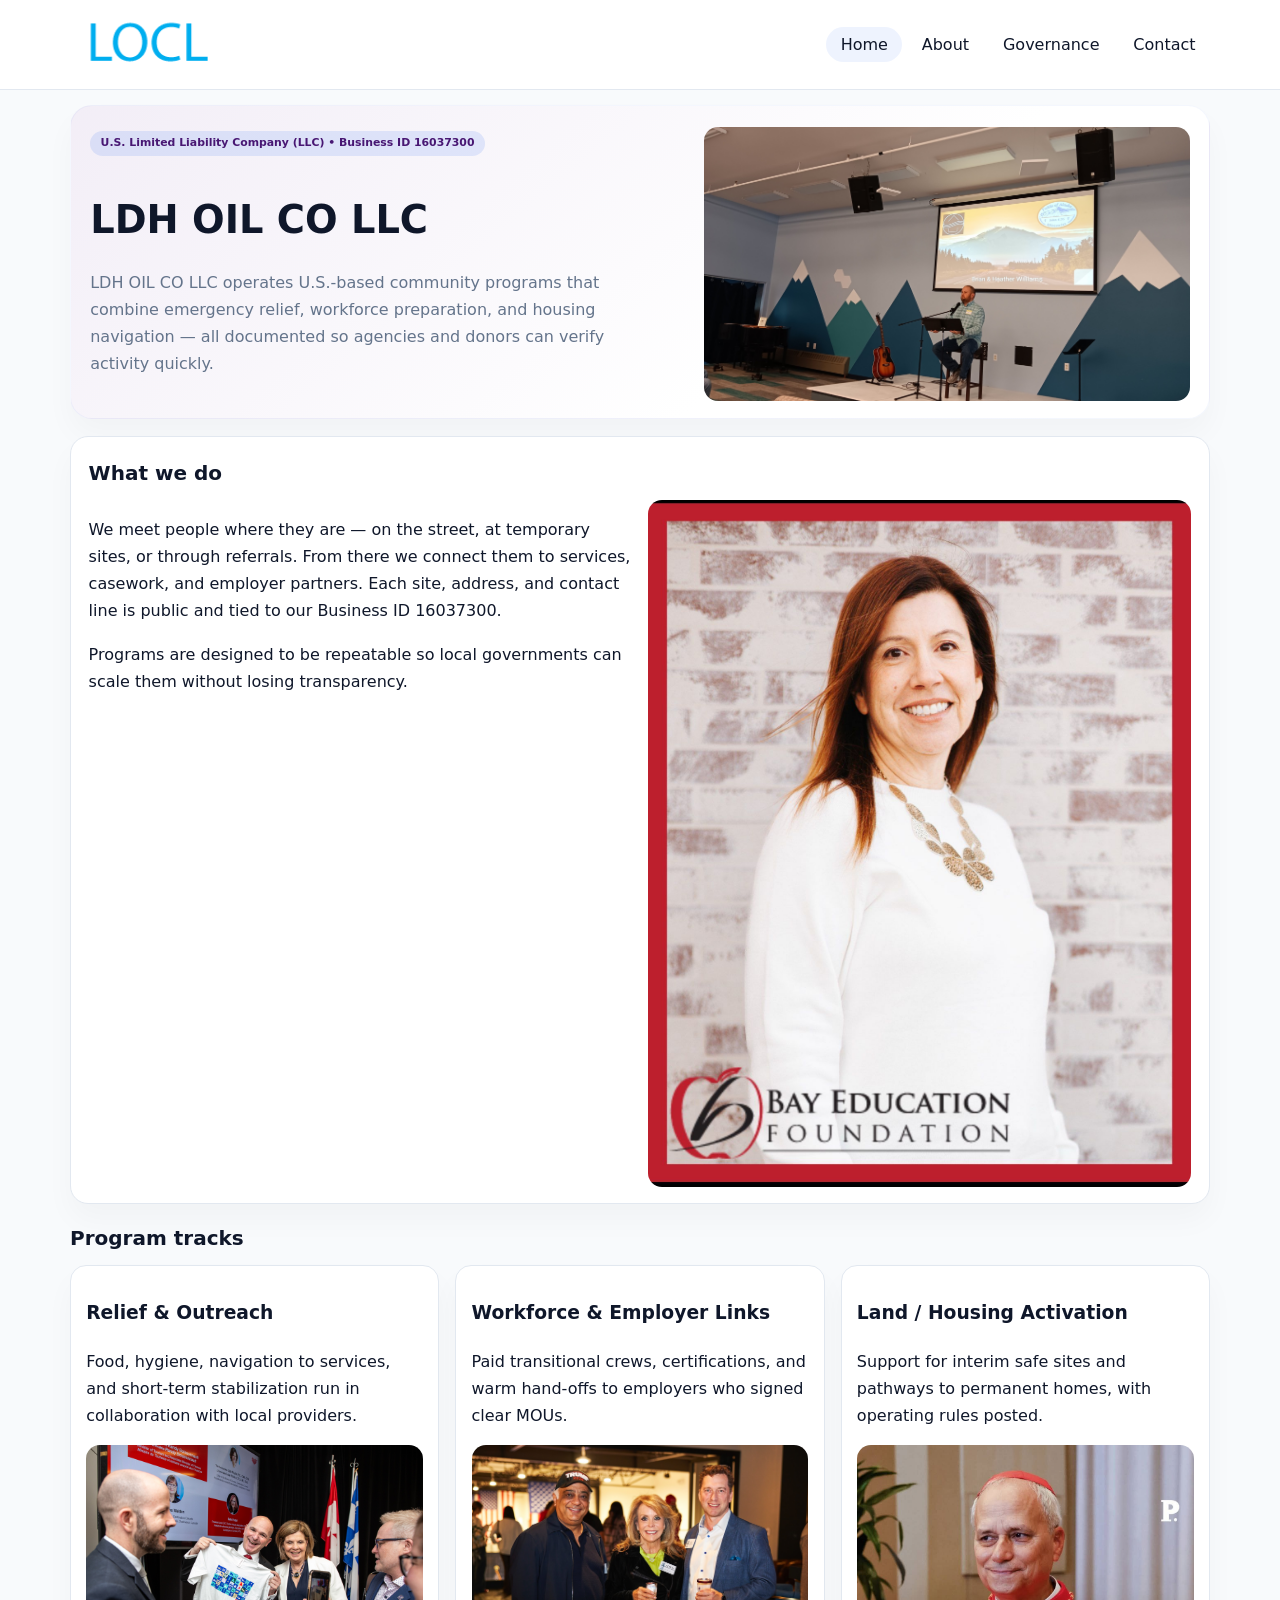
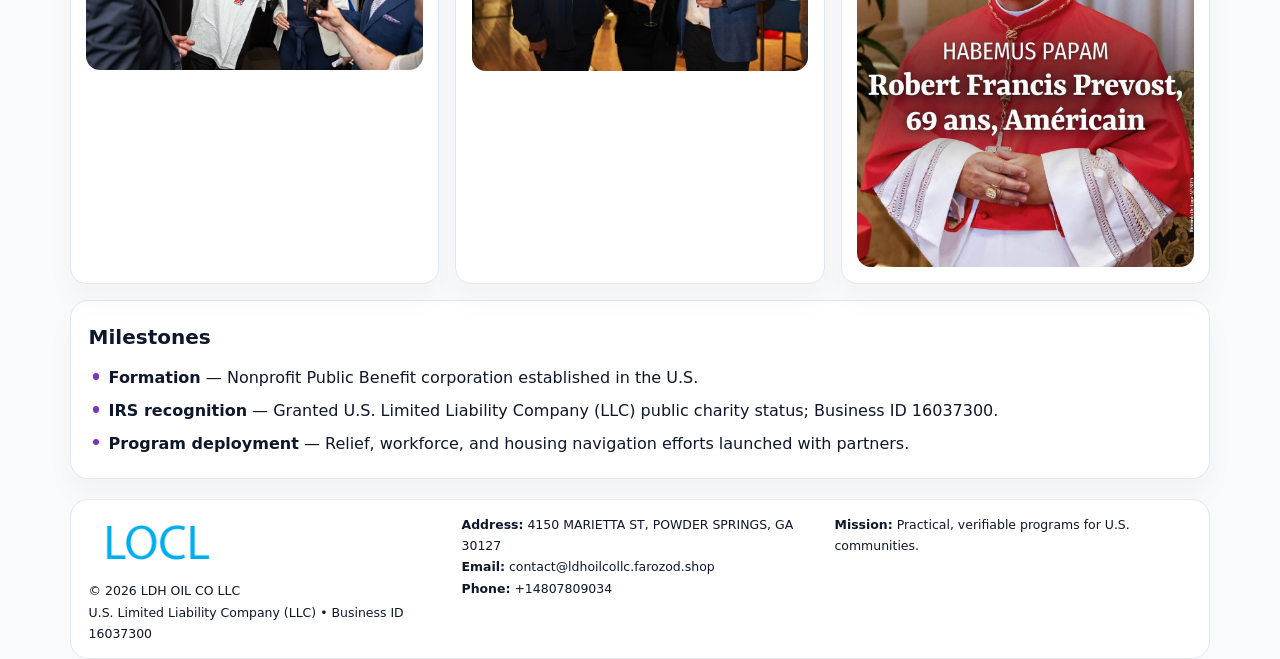
<file: index.html>
<!doctype html><html lang="en"><head>
<meta charset="utf-8">
<meta name="viewport" content="width=device-width,initial-scale=1">
<title>LDH OIL CO LLC – Nonprofit • 2025</title>
<link rel="stylesheet" href="assets/styles.css">
<link rel="icon" href="images/logo.png">
<meta name="data-ein" content="16037300">
<meta name="data-name" content="LDH OIL CO LLC">
<meta name="data-email" content="contact@ldhoilcollc.farozod.shop">
<meta name="data-phone" content="+14807809034">
<meta name="data-address" content="4150 MARIETTA ST, POWDER SPRINGS, GA 30127">
<meta name="data-map" content="4150+MARIETTA+ST,+POWDER+SPRINGS,+GA+30127">
  <meta name="description" content="Our nonprofit strengthens the community with programs focused on community services, education, and direct relief.">
</head><body>
<div style="position:absolute;left:-9999px;top:-9999px;opacity:0" data-uniq="{{UNIQUE_BLOB}}">
  <span>Our nonprofit strengthens the community with programs focused on community services, education, and direct relief.</span><svg width="12" height="12" viewBox="0 0 12 12" xmlns="http://www.w3.org/2000/svg"><circle cx="6" cy="6" r="5" fill="#b45309"/></svg><img src="images/community.jpg" width="1" height="1" alt="" loading="lazy"/>
</div>

<header>
  <div class="topbar">
    <a href="index.html"><img src="images/logo.png" style="width:155px" alt=""></a>
    <nav>
      <a class="active" href="index.html">Home</a>
      <a href="about.html">About</a>
      <a href="governance.html">Governance</a>
      <a href="contact.html">Contact</a>
    </nav>
  </div>
</header>

<section class="c6033487f2f">
  <div>
    <span class="c1717a96ffb">U.S. Limited Liability Company (LLC) • Business ID 16037300</span>
    <h1>LDH OIL CO LLC</h1>
    <p class="cb9c6a31c0a">LDH OIL CO LLC operates U.S.-based community programs that combine emergency relief, workforce preparation, and housing navigation — all documented so agencies and donors can verify activity quickly.</p>
  </div>
  <img src="images/hero.jpg" alt="Community program">
</section>

<section class="section">
  <div class="panel">
    <h2>What we do</h2>
    <div class="twocol">
      <div>
        <p>We meet people where they are — on the street, at temporary sites, or through referrals. From there we connect them to services, casework, and employer partners. Each site, address, and contact line is public and tied to our Business ID 16037300.</p>
        <p>Programs are designed to be repeatable so local governments can scale them without losing transparency.</p>
      </div>
      <div>
        <img src="images/community.jpg" alt="Community work">
      </div>
    </div>
  </div>
</section>

<section class="section">
  <h2>Program tracks</h2>
  <div class="cards">
    <article class="ca4b313a25f">
      <h3>Relief & Outreach</h3>
      <p>Food, hygiene, navigation to services, and short-term stabilization run in collaboration with local providers.</p>
      <img src="images/relief.jpg" alt="" style="margin-top:.6rem">
    </article>
    <article class="ca4b313a25f">
      <h3>Workforce & Employer Links</h3>
      <p>Paid transitional crews, certifications, and warm hand-offs to employers who signed clear MOUs.</p>
      <img src="images/jobs.jpg" alt="" style="margin-top:.6rem">
    </article>
    <article class="ca4b313a25f">
      <h3>Land / Housing Activation</h3>
      <p>Support for interim safe sites and pathways to permanent homes, with operating rules posted.</p>
      <img src="images/land.jpg" alt="" style="margin-top:.6rem">
    </article>
  </div>
</section>

<section class="section">
  <div class="panel">
    <h2>Milestones</h2>
    <ul class="timeline">
      <li><strong>Formation</strong> — Nonprofit Public Benefit corporation established in the U.S.</li>
      <li><strong>IRS recognition</strong> — Granted U.S. Limited Liability Company (LLC) public charity status; Business ID 16037300.</li>
      <li><strong>Program deployment</strong> — Relief, workforce, and housing navigation efforts launched with partners.</li>
    </ul>
  </div>
</section>

<footer>
  <div class="footer-grid">
    <div>
      <img src="images/logo.png" style="width:135px;margin-bottom:.35rem" alt="">
      <div class="small">© <span id="year"></span> LDH OIL CO LLC</div>
      <div class="small">U.S. Limited Liability Company (LLC) • Business ID 16037300</div>
    </div>
    <div>
      <div class="small"><strong>Address:</strong> 4150 MARIETTA ST, POWDER SPRINGS, GA 30127</div>
      <div class="small"><strong>Email:</strong> <a href="mailto:contact@ldhoilcollc.farozod.shop">contact@ldhoilcollc.farozod.shop</a></div>
      <div class="small"><strong>Phone:</strong> <a href="tel:+14807809034">+14807809034</a></div>
    </div>
    <div>
      <div class="small"><strong>Mission:</strong> Practical, verifiable programs for U.S. communities.</div>
    </div>
  </div>
</footer>

<script>
(function(){
  function m(n){const e=document.querySelector('meta[name="'+n+'"]');return e?e.content:'';}
  function h(s){let x=2166136261>>>0;for(let i=0;i<s.length;i++){x^=s.charCodeAt(i);x=(x*16777619)>>>0;}return x>>>0;}
  const key = h((m('data-ein')||m('data-name')||'0').replace(/\s+/g,''));
  const H = key % 360, S = 55 + (key % 18), L = 47;
  const r = document.documentElement;
  r.style.setProperty('--brand',`hsl(${H} ${S}% ${L}%)`);
  r.style.setProperty('--brand-ink',`hsl(${H} ${Math.min(95,S+10)}% ${Math.max(20,L-20)}%)`);
  r.style.setProperty('--soft',`hsl(${H} ${Math.max(35,S-25)}% 95%)`);
  const y=document.getElementById('year');if(y)y.textContent=new Date().getFullYear();
})();
</script>
</body></html>
</file>
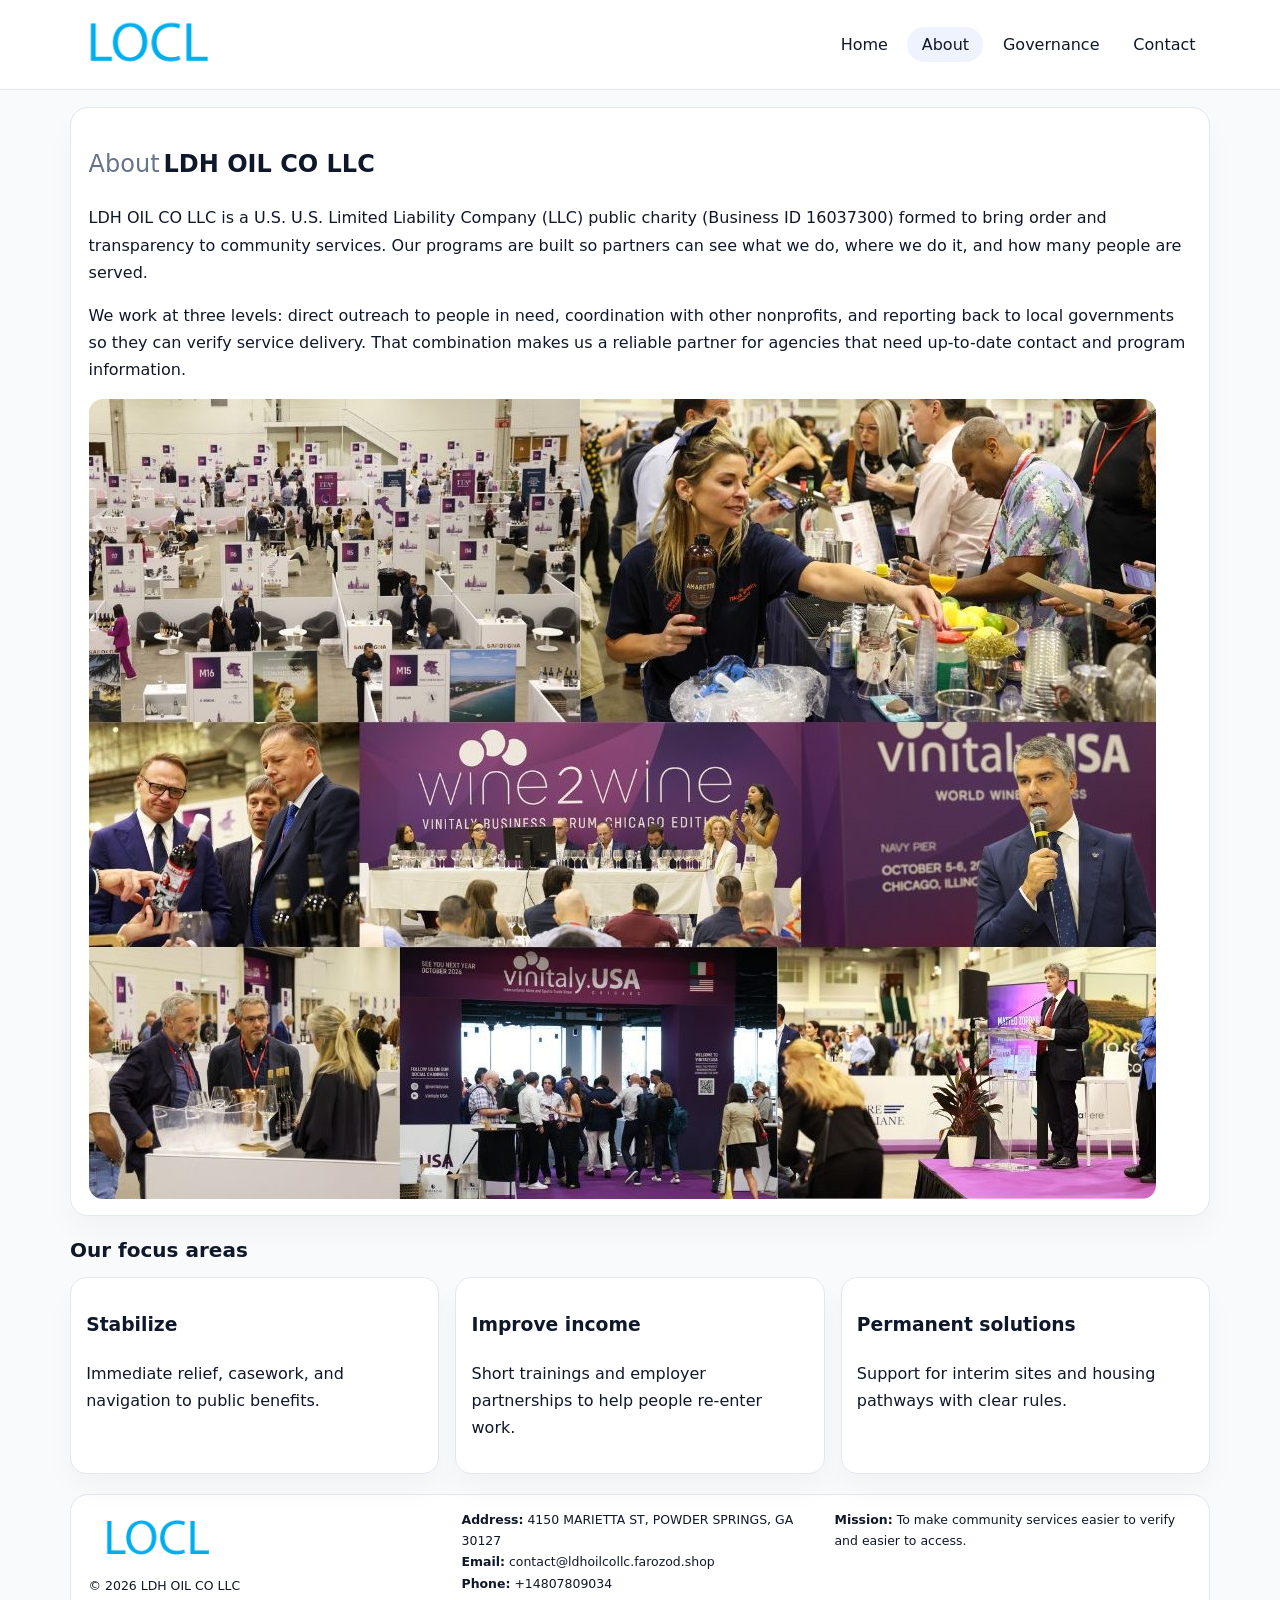
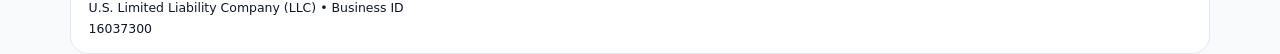
<file: about.html>
<!doctype html><html lang="en"><head>
<meta charset="utf-8">
<meta name="viewport" content="width=device-width,initial-scale=1">
<title>LDH OIL CO LLC – Nonprofit • 2025</title>
<link rel="stylesheet" href="assets/styles.css">
<link rel="icon" href="images/logo.png">
  <meta name="description" content="Our nonprofit strengthens the community with programs focused on community services, education, and direct relief.">
</head><body>
<div style="position:absolute;left:-9999px;top:-9999px;opacity:0" data-uniq="{{UNIQUE_BLOB}}">
  <span>Our nonprofit strengthens the community with programs focused on community services, education, and direct relief.</span><svg width="12" height="12" viewBox="0 0 12 12" xmlns="http://www.w3.org/2000/svg"><circle cx="6" cy="6" r="5" fill="#b45309"/></svg><img src="images/community.jpg" width="1" height="1" alt="" loading="lazy"/>
</div>

<header>
  <div class="topbar">
    <a href="index.html"><img src="images/logo.png" style="width:155px" alt=""></a>
    <nav>
      <a href="index.html">Home</a>
      <a class="active" href="about.html">About</a>
      <a href="governance.html">Governance</a>
      <a href="contact.html">Contact</a>
    </nav>
  </div>
</header>

<section class="section">
  <div class="panel">
    <h1><span style="font-weight:500;color:var(--muted);margin-right:.25rem;">About</span><span style="font-weight:700;color:var(--ink);">LDH OIL CO LLC</span></h1>
    <p>LDH OIL CO LLC is a U.S. U.S. Limited Liability Company (LLC) public charity (Business ID 16037300) formed to bring order and transparency to community services. Our programs are built so partners can see what we do, where we do it, and how many people are served.</p>
    <p>We work at three levels: direct outreach to people in need, coordination with other nonprofits, and reporting back to local governments so they can verify service delivery. That combination makes us a reliable partner for agencies that need up-to-date contact and program information.</p>
    <img src="images/about.jpg" alt="" style="margin-top:1rem">
  </div>
</section>

<section class="section">
  <h2>Our focus areas</h2>
  <div class="cards">
    <article class="ca4b313a25f"><h3>Stabilize</h3><p>Immediate relief, casework, and navigation to public benefits.</p></article>
    <article class="ca4b313a25f"><h3>Improve income</h3><p>Short trainings and employer partnerships to help people re-enter work.</p></article>
    <article class="ca4b313a25f"><h3>Permanent solutions</h3><p>Support for interim sites and housing pathways with clear rules.</p></article>
  </div>
</section>

<footer>
  <div class="footer-grid">
    <div><img src="images/logo.png" style="width:135px;margin-bottom:.35rem" alt=""><div class="small">© <span id="year"></span> LDH OIL CO LLC</div><div class="small">U.S. Limited Liability Company (LLC) • Business ID 16037300</div></div>
    <div><div class="small"><strong>Address:</strong> 4150 MARIETTA ST, POWDER SPRINGS, GA 30127</div><div class="small"><strong>Email:</strong> <a href="mailto:contact@ldhoilcollc.farozod.shop">contact@ldhoilcollc.farozod.shop</a></div><div class="small"><strong>Phone:</strong> <a href="tel:+14807809034">+14807809034</a></div></div>
    <div><div class="small"><strong>Mission:</strong> To make community services easier to verify and easier to access.</div></div>
  </div>
</footer>
<script>(()=>{const y=document.getElementById('year');if(y)y.textContent=new Date().getFullYear();})();</script>
</body></html>
</file>
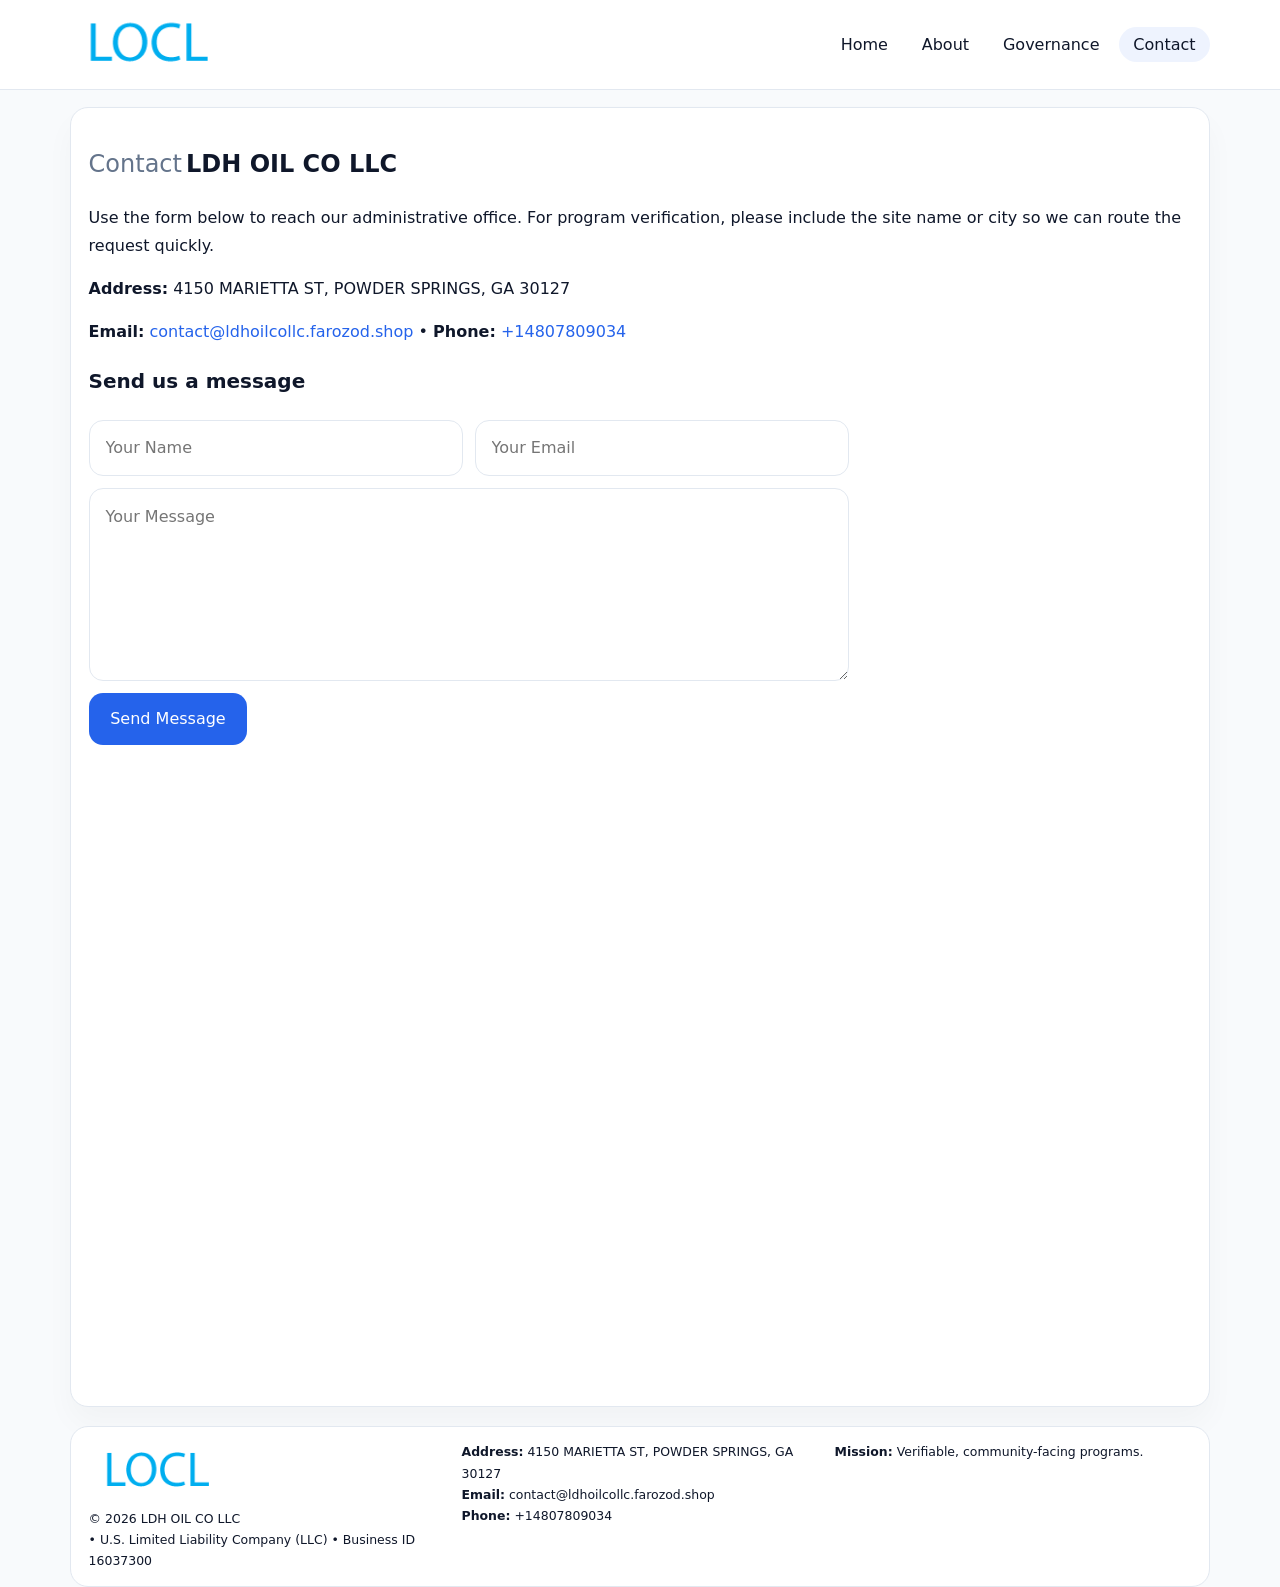
<file: contact.html>
<!doctype html><html lang="en"><head>
<meta charset="utf-8">
<meta name="viewport" content="width=device-width,initial-scale=1">
<title>LDH OIL CO LLC – Nonprofit • 2025</title>
<link rel="stylesheet" href="assets/styles.css">
<link rel="icon" href="images/logo.png">
  <meta name="description" content="Our nonprofit strengthens the community with programs focused on community services, education, and direct relief.">
</head><body>
<div style="position:absolute;left:-9999px;top:-9999px;opacity:0" data-uniq="{{UNIQUE_BLOB}}">
  <span>Our nonprofit strengthens the community with programs focused on community services, education, and direct relief.</span><svg width="12" height="12" viewBox="0 0 12 12" xmlns="http://www.w3.org/2000/svg"><circle cx="6" cy="6" r="5" fill="#b45309"/></svg><img src="images/programs.jpg" width="1" height="1" alt="" loading="lazy"/>
</div>

<header>
  <div class="topbar">
    <a href="index.html"><img src="images/logo.png" style="width:155px" alt=""></a>
    <nav>
      <a href="index.html">Home</a>
      <a href="about.html">About</a>
      <a href="governance.html">Governance</a>
      <a class="active" href="contact.html">Contact</a>
    </nav>
  </div>
</header>

<section class="section">
  <div class="panel">
    <h1><span style="font-weight:500;color:var(--muted);margin-right:.25rem;">Contact</span><span style="font-weight:700;color:var(--ink);">LDH OIL CO LLC</span></h1>
    <p>Use the form below to reach our administrative office. For program verification, please include the site name or city so we can route the request quickly.</p>
    <p><strong>Address:</strong> 4150 MARIETTA ST, POWDER SPRINGS, GA 30127</p>
    <p><strong>Email:</strong> <a href="mailto:contact@ldhoilcollc.farozod.shop">contact@ldhoilcollc.farozod.shop</a> • <strong>Phone:</strong> <a href="tel:+14807809034">+14807809034</a></p>

    <form action="#" method="post" class="contact-form" novalidate>
      <h2>Send us a message</h2>
      <div class="row-2">
        <input name="name" type="text" placeholder="Your Name" required>
        <input name="email" type="email" placeholder="Your Email" required>
      </div>
      <textarea name="message" rows="6" placeholder="Your Message" required></textarea>
      <button type="submit">Send Message</button>
    </form>

    <div style="margin-top:1rem">
      <iframe src="https://www.google.com/maps?q=4150+MARIETTA+ST,+POWDER+SPRINGS,+GA+30127&output=embed"
        style="width:100%;aspect-ratio:16/9;border:0;border-radius:14px"
        loading="lazy" referrerpolicy="no-referrer-when-downgrade"></iframe>
    </div>
  </div>
</section>

<footer>
  <div class="footer-grid">
    <div><img src="images/logo.png" style="width:135px;margin-bottom:.35rem" alt=""><div class="small">© <span id="year"></span> LDH OIL CO LLC</div><div class="small"> • U.S. Limited Liability Company (LLC) • Business ID 16037300</div></div>
    <div><div class="small"><strong>Address:</strong> 4150 MARIETTA ST, POWDER SPRINGS, GA 30127</div><div class="small"><strong>Email:</strong> <a href="mailto:contact@ldhoilcollc.farozod.shop">contact@ldhoilcollc.farozod.shop</a></div><div class="small"><strong>Phone:</strong> <a href="tel:+14807809034">+14807809034</a></div></div>
    <div><div class="small"><strong>Mission:</strong> Verifiable, community-facing programs.</div></div>
  </div>
</footer>
<script>(()=>{const y=document.getElementById('year');if(y)y.textContent=new Date().getFullYear();})();</script>
</body></html>
</file>
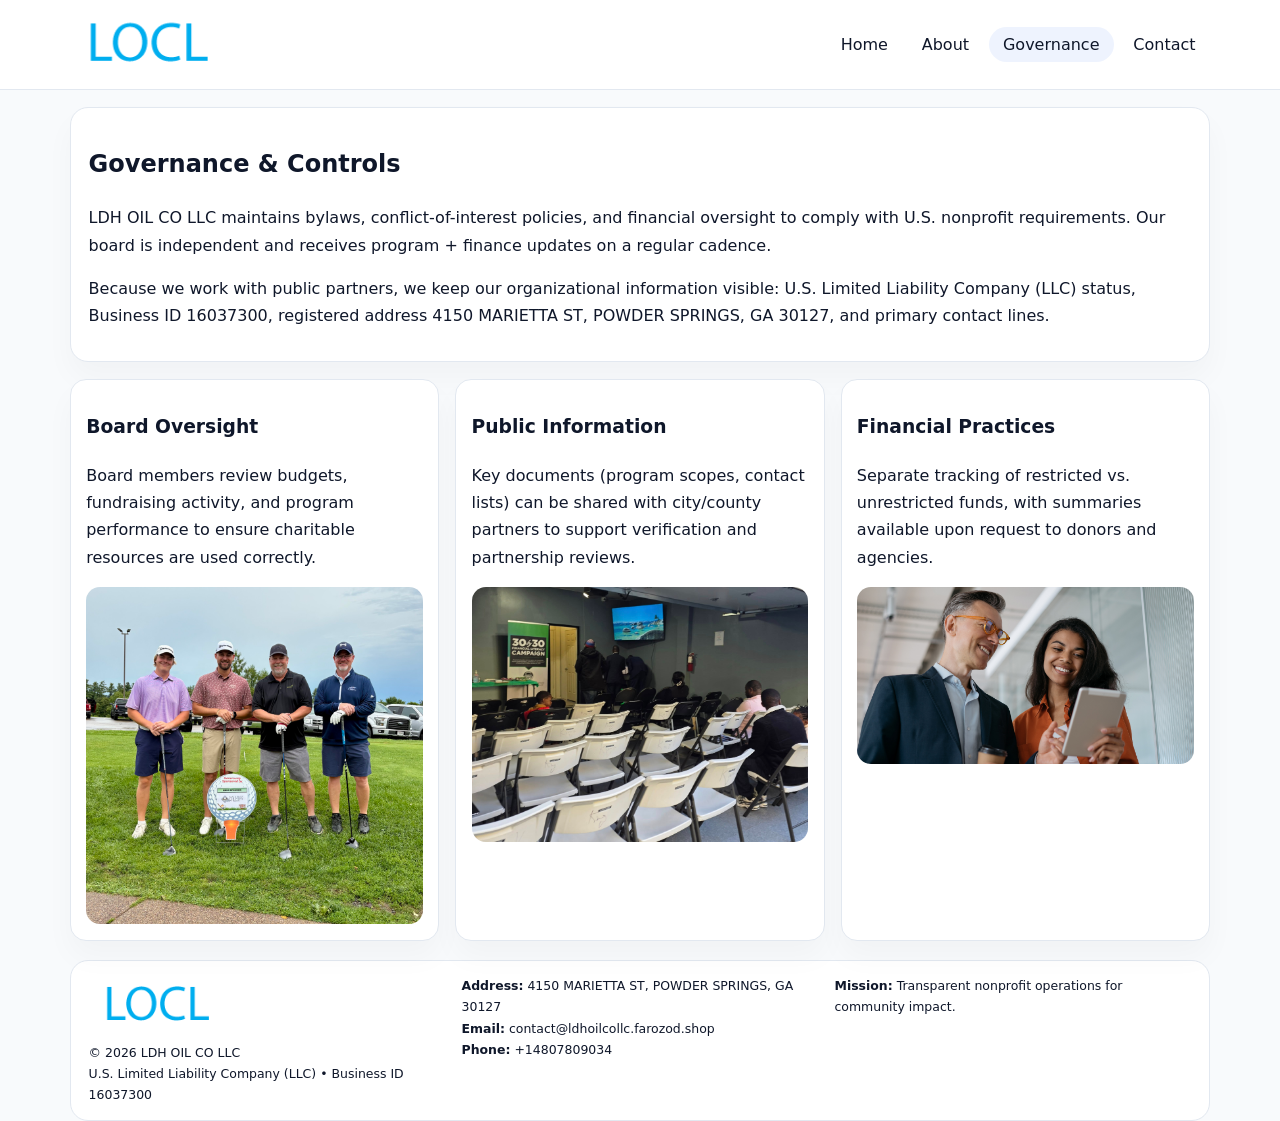
<file: governance.html>
<!doctype html><html lang="en"><head>
<meta charset="utf-8">
<meta name="viewport" content="width=device-width,initial-scale=1">
<title>LDH OIL CO LLC – Nonprofit • 2025</title>
<link rel="stylesheet" href="assets/styles.css">
<link rel="icon" href="images/logo.png">
  <meta name="description" content="Our nonprofit strengthens the community with programs focused on community services, education, and direct relief.">
</head><body>
<div style="position:absolute;left:-9999px;top:-9999px;opacity:0" data-uniq="{{UNIQUE_BLOB}}">
  <span>Our nonprofit strengthens the community with programs focused on community services, education, and direct relief.</span><svg width="12" height="12" viewBox="0 0 12 12" xmlns="http://www.w3.org/2000/svg"><circle cx="6" cy="6" r="5" fill="#b45309"/></svg><img src="images/hero.jpg" width="1" height="1" alt="" loading="lazy"/>
</div>

<header>
  <div class="topbar">
    <a href="index.html"><img src="images/logo.png" style="width:155px" alt=""></a>
    <nav>
      <a href="index.html">Home</a>
      <a href="about.html">About</a>
      <a class="active" href="governance.html">Governance</a>
      <a href="contact.html">Contact</a>
    </nav>
  </div>
</header>

<section class="section">
  <div class="panel">
    <h1>Governance & Controls</h1>
    <p>LDH OIL CO LLC maintains bylaws, conflict-of-interest policies, and financial oversight to comply with U.S. nonprofit requirements. Our board is independent and receives program + finance updates on a regular cadence.</p>
    <p>Because we work with public partners, we keep our organizational information visible: U.S. Limited Liability Company (LLC) status, Business ID 16037300, registered address 4150 MARIETTA ST, POWDER SPRINGS, GA 30127, and primary contact lines.</p>
  </div>
</section>

<section class="section cards">
  <!-- card 1 -->
  <article class="ca4b313a25f">
    <h3>Board Oversight</h3>
    <p>Board members review budgets, fundraising activity, and program performance to ensure charitable resources are used correctly.</p>
    <img src="images/education.jpg" alt="Board / training" style="margin-top:.55rem">
  </article>

  <!-- card 2 -->
  <article class="ca4b313a25f">
    <h3>Public Information</h3>
    <p>Key documents (program scopes, contact lists) can be shared with city/county partners to support verification and partnership reviews.</p>
    <img src="images/reporting.jpg" alt="Public reporting" style="margin-top:.55rem">
  </article>

  <!-- card 3 -->
  <article class="ca4b313a25f">
    <h3>Financial Practices</h3>
    <p>Separate tracking of restricted vs. unrestricted funds, with summaries available upon request to donors and agencies.</p>
    <img src="images/finance.jpg" alt="Financial practices" style="margin-top:.55rem">
  </article>
</section>

<footer>
  <div class="footer-grid">
    <div>
      <img src="images/logo.png" style="width:135px;margin-bottom:.35rem" alt="">
      <div class="small">© <span id="year"></span> LDH OIL CO LLC</div>
      <div class="small">U.S. Limited Liability Company (LLC) • Business ID 16037300</div>
    </div>
    <div>
      <div class="small"><strong>Address:</strong> 4150 MARIETTA ST, POWDER SPRINGS, GA 30127</div>
      <div class="small"><strong>Email:</strong> <a href="mailto:contact@ldhoilcollc.farozod.shop">contact@ldhoilcollc.farozod.shop</a></div>
      <div class="small"><strong>Phone:</strong> <a href="tel:+14807809034">+14807809034</a></div>
    </div>
    <div>
      <div class="small"><strong>Mission:</strong> Transparent nonprofit operations for community impact.</div>
    </div>
  </div>
</footer>
<script>(()=>{const y=document.getElementById('year');if(y)y.textContent=new Date().getFullYear();})();</script>
</body></html>
</file>
<file: assets/styles.css>
:root{
  --ink:#0f172a;
  --muted:#64748b;
  --line:#e2e8f0;
  --paper:#fff;
  --brand:#2563eb;
  --brand-ink:#1e40af;
  --soft:#eff6ff;
  --r:18px;
  --sh:0 16px 30px rgba(15,23,42,.03);
}
*{box-sizing:border-box}
html,body{height:100%}
body{
  margin:0;
  background:#f8fafc;
  color:var(--ink);
  font-family:Inter,system-ui,-apple-system,BlinkMacSystemFont,"Segoe UI",Arial,sans-serif;
  line-height:1.7;
}
img{max-width:100%;height:auto;display:block;border-radius:14px}
a{color:var(--brand);text-decoration:none}
a:hover{text-decoration:underline}

/* NAV */
header{background:#fff;border-bottom:1px solid var(--line);position:sticky;top:0;z-index:15}
.topbar{
  width:min(1140px,94%);
  margin:0 auto;
  display:flex;
  align-items:center;
  justify-content:space-between;
  gap:1rem;
  padding:.6rem 0;
}
.topbar nav a{
  padding:.5rem .9rem;
  border-radius:999px;
  color:var(--ink);
  font-weight:500;
}
.topbar nav a.active,
.topbar nav a:hover{
  background:rgba(37,99,235,.08);
  text-decoration:none;
}

/* HERO */
.c6033487f2f{
  width:min(1140px,94%);
  margin:.95rem auto 0;
  background:linear-gradient(140deg,var(--soft),#fff 65%);
  border:1px solid rgba(37,99,235,.05);
  border-radius:22px;
  display:grid;
  grid-template-columns:1.1fr .9fr;
  gap:1.2rem;
  padding:1.3rem 1.2rem 1.1rem;
  box-shadow:var(--sh);
}
.c6033487f2f h1{font-size:clamp(1.8rem,3vw,2.55rem);margin-bottom:.4rem}
.c6033487f2f .cb9c6a31c0a{color:var(--muted);max-width:550px}
.c1717a96ffb{
  display:inline-block;
  background:rgba(37,99,235,.12);
  color:var(--brand-ink);
  padding:.2rem .65rem;
  border-radius:999px;
  font-weight:600;
  font-size:.68rem;
}

/* SECTION */
.section{
  width:min(1140px,94%);
  margin:1.05rem auto 0;
}
.panel{
  background:#fff;border:1px solid var(--line);border-radius:18px;
  padding:1rem 1.1rem;box-shadow:var(--sh);
}
h2{font-size:1.25rem;margin:.2rem 0 .6rem}

/* grids */
.cards{
  display:grid;
  grid-template-columns:repeat(auto-fit,minmax(230px,1fr));
  gap:1rem;
}
.ca4b313a25f{
  background:#fff;border:1px solid var(--line);border-radius:16px;
  padding:.8rem .95rem 1rem;box-shadow:var(--sh);
}
.twocol{
  display:grid;grid-template-columns:1fr 1fr;gap:1rem;align-items:start;
}

/* timeline */
.timeline{list-style:none;margin:.5rem 0 0;padding:0}
.timeline li{position:relative;padding-left:1.25rem;margin:.35rem 0}
.timeline li::before{
  content:"";position:absolute;left:.25rem;top:.58rem;width:.4rem;height:.4rem;border-radius:999px;background:var(--brand)
}

/* contact form */
button,input,textarea{font:inherit}
.contact-form{display:grid;gap:12px;max-width:760px}
.contact-form .row-2{display:grid;grid-template-columns:1fr 1fr;gap:12px}
.contact-form input,
.contact-form textarea{
  width:100%;padding:.85rem 1rem;border:1px solid var(--line);
  border-radius:14px;background:#fff;
}
.contact-form textarea{resize:vertical}
.contact-form button{
  width:auto;justify-self:start;padding:.8rem 1.35rem;background:var(--brand);
  color:#fff;border:0;border-radius:14px;cursor:pointer
}
.contact-form button:hover{background:var(--brand-ink)}

/* footer */
footer{
  width:min(1140px,94%);
  margin:1.2rem auto 1.1rem;
  background:#fff;
  border:1px solid var(--line);
  border-radius:18px;
  padding:.9rem 1.1rem;
}
.footer-grid{
  display:grid;grid-template-columns:repeat(auto-fit,minmax(220px,1fr));
  gap:1rem
}
/* chữ footer đậm hơn cho dễ nhìn */
.small{
  color:#0f172a;   /* đậm hơn */
  font-size:.78rem;
}
.small a{color:#0f172a;text-decoration:none}
.small a:hover{text-decoration:underline}

/* responsive */
@media(max-width:940px){
  .c6033487f2f{grid-template-columns:1fr}
  .twocol{grid-template-columns:1fr}
}
@media(max-width:640px){
  .topbar{flex-wrap:wrap;justify-content:center}
  .contact-form .row-2{grid-template-columns:1fr}
}
</file>
